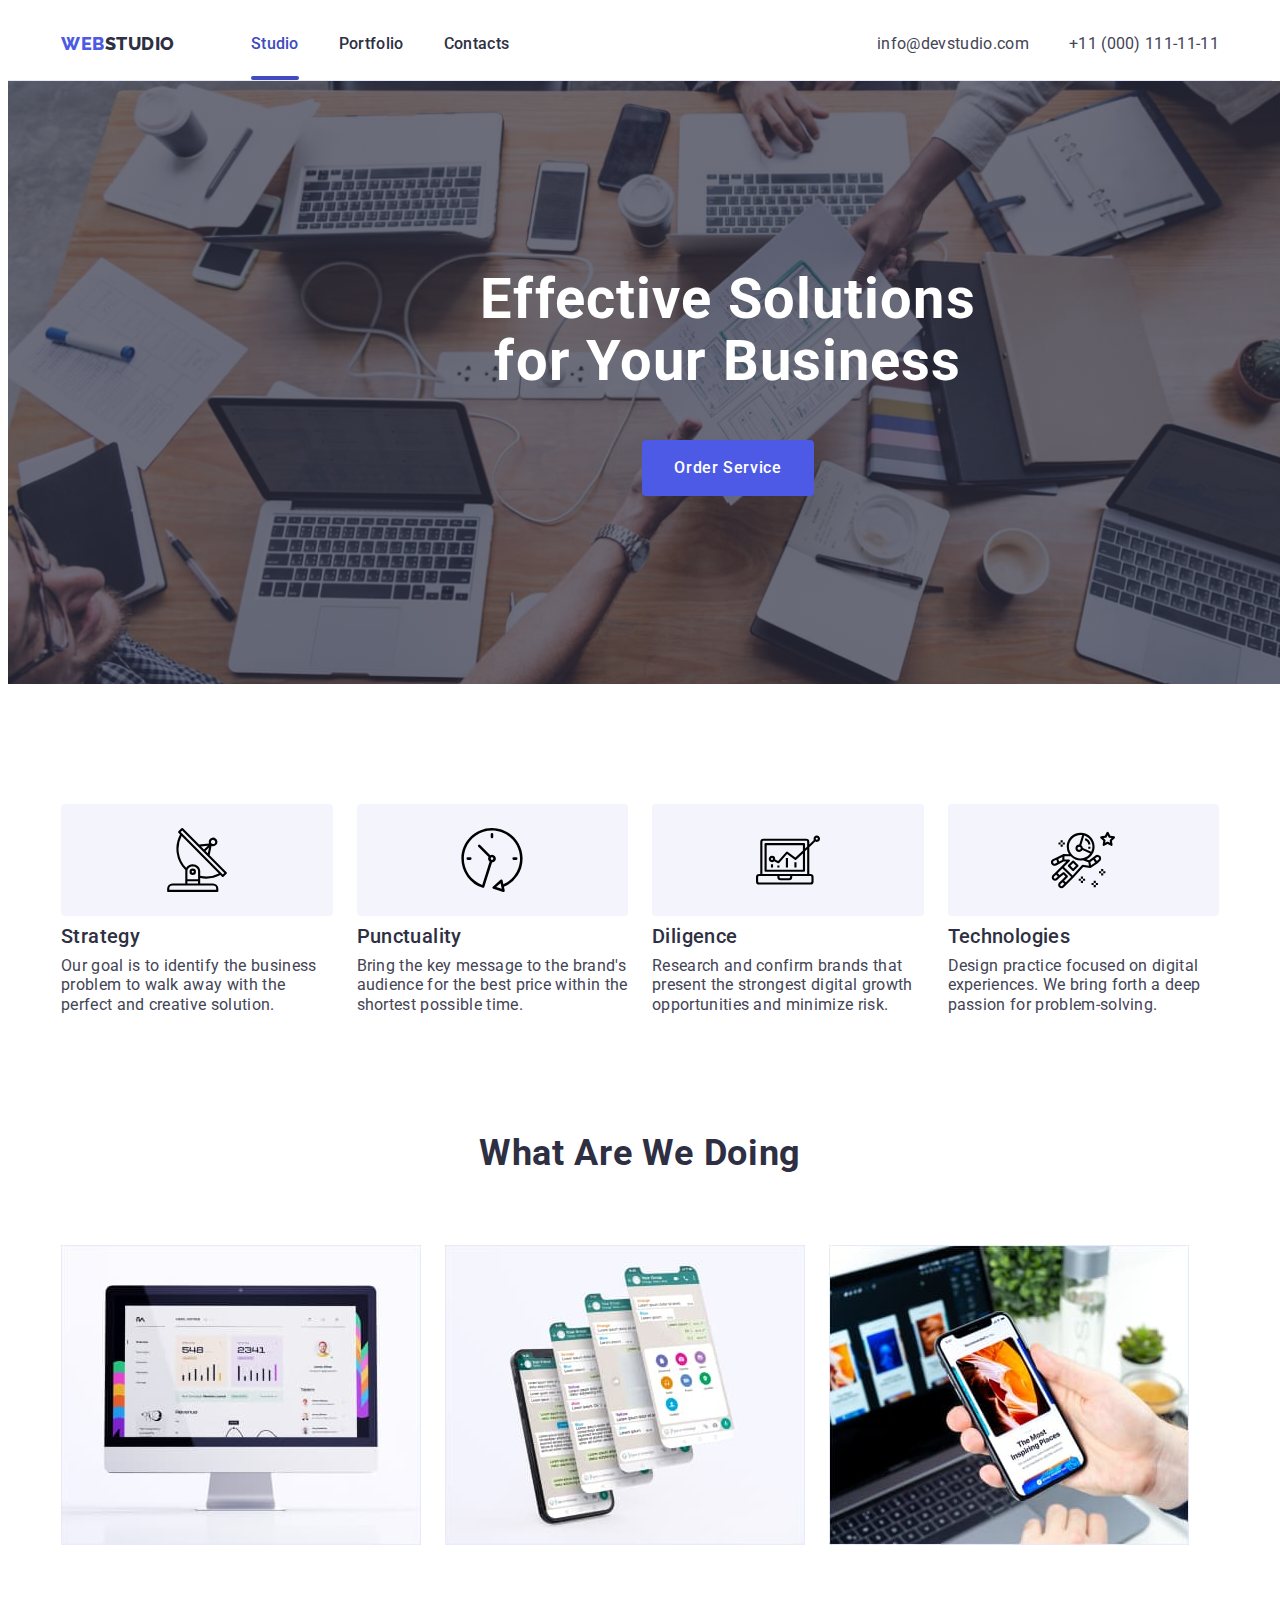
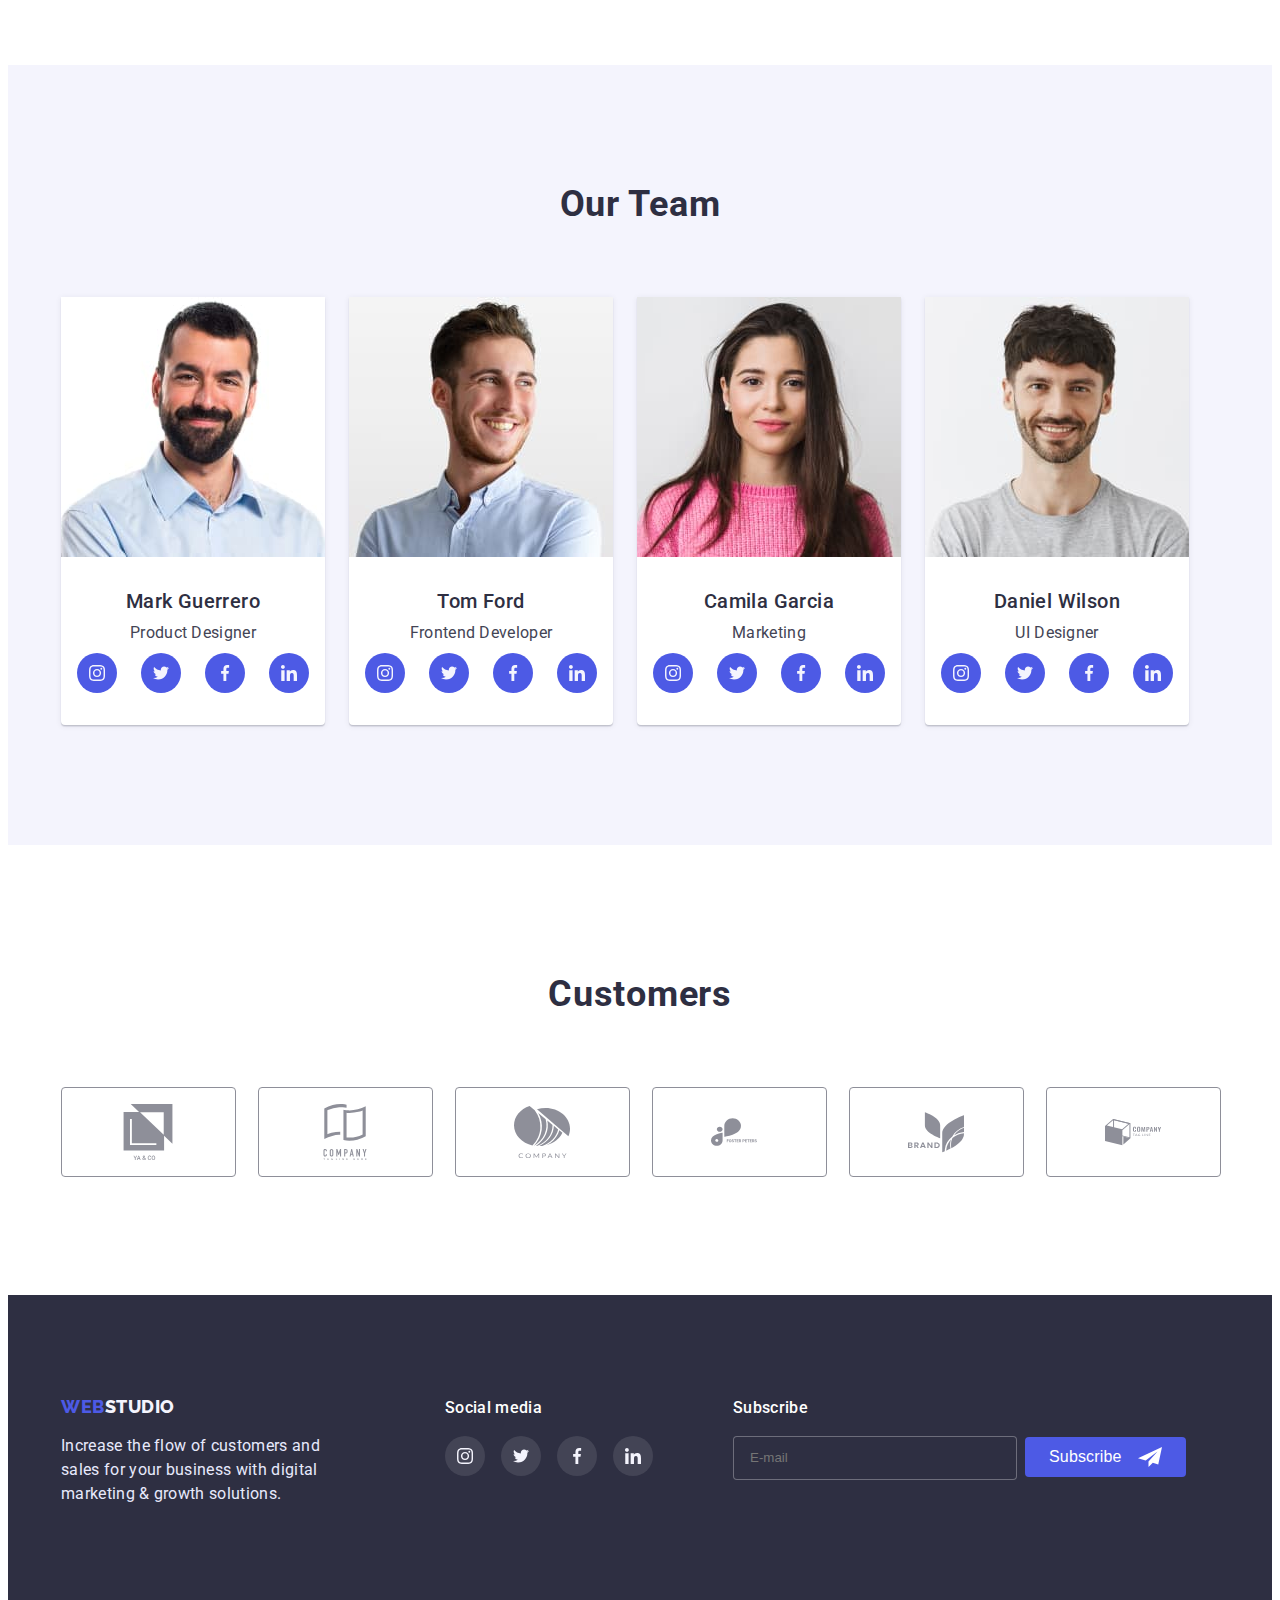
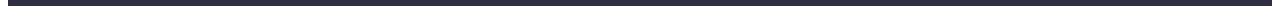
<file: index.html>
<!DOCTYPE html>
<html lang="en">
  <head>
    <meta charset="UTF-8" />
    <meta http-equiv="X-UA-Compatible" content="IE=edge" />
    <meta name="viewport" content="width=device-width, initial-scale=1.0" />
    <title>WebStudio</title>

    <link rel="preconnect" href="https://fonts.googleapis.com" />
    <link rel="preconnect" href="https://fonts.gstatic.com" crossorigin />
    <link
      href="https://fonts.googleapis.com/css2?family=Raleway:wght@800&family=Roboto:wght@400;500;700;900&display=swap"
      rel="stylesheet"
    />
    <link
      rel="stylesheet"
      href="https://cdnjs.cloudflare.com/ajax/libs/modern-normalize/1.1.0/modern-normalize.min.css"
      integrity="sha512-wpPYUAdjBVSE4KJnH1VR1HeZfpl1ub8YT/NKx4PuQ5NmX2tKuGu6U/JRp5y+Y8XG2tV+wKQpNHVUX03MfMFn9Q=="
      crossorigin="anonymous"
      referrerpolicy="no-referrer"
    />
    <link rel="stylesheet" href="./css/styles.css" />
  </head>

  <body>
    <!-- Head -->

    <header class="page-header">
      <div class="container">
        <nav class="navigation">
          <a href="./index.html" class="logo">
            <span class="logo-name">Web</span>Studio</a
          >

          <ul class="site-nav">
            <li class="nav-list">
              <a href="./index.html" class="header-link current">Studio</a>
            </li>
            <li class="nav-list">
              <a href="./portfolio.html" class="header-link">Portfolio</a>
            </li>
            <li class="nav-list">
              <a href="" class="header-link">Contacts</a>
            </li>
          </ul>
        </nav>

        <!-- Info -->
        <address class="address">
          <ul class="auth-nav">
            <li class="nav-list">
              <a href="mailto:info@devstudio.com" class="link"
                >info@devstudio.com</a
              >
            </li>
            <li class="nav-list">
              <a href="tel:+110001111111" class="link">+11 (000) 111-11-11</a>
            </li>
          </ul>
        </address>
      </div>
    </header>

    <main>
      <!-- Hero -->

      <section class="hero">
        <div class="container">
          <h1 class="hero-title">
            Effective Solutions <br />
            for Your Business
          </h1>

          <button data-modal-open type="button" class="button-hero">
            Order Service
          </button>

          <!-- //можливо буде кнопка -->
        </div>
        <div class="backdrop is-hidden" data-modal>
          <div class="modal">
            <button
              type="button"
              class="button-modal"
              data-modal-close
            ></button>
            <h2 class="modal-name">
              Leave your contacts and we will call you back
            </h2>
            <form class="form">
              <label for="name" class="user-info">
                <span class="info-name">Name</span>
              </label>
              <div class="form-group" role="group">
                <input
                  type="text"
                  name="username"
                  id="name"
                  class="info-style"
                />
                <svg class="info-icon" width="18" height="24">
                  <use href="./images/icons.svg#icon-person"></use>
                </svg>
              </div>

              <label for="tel" class="user-info">
                <span class="info-name">Phone</span>
              </label>
              <div class="form-group" role="group">
                <input type="tel" name="telefone" id="tel" class="info-style" />
                <svg class="info-icon" width="18" height="24">
                  <use href="./images/icons.svg#icon-phone"></use>
                </svg>
              </div>

              <label for="mail" class="user-info">
                <span class="info-name">Email</span>
              </label>
              <div class="form-group" role="group">
                <input type="email" name="mail" id="mail" class="info-style" />
                <svg class="info-icon" width="18" height="24">
                  <use href="./images/icons.svg#icon-email"></use>
                </svg>
              </div>

              <div class="feedback-group" role="group">
                <label class="feedback" for="feedback">
                  <span class="info-name">Comment</span>
                </label>
                <textarea
                  name="feedback"
                  id="feedback"
                  placeholder="Text input"
                  class="feedback-info"
                ></textarea>
              </div>

              <div class="policy-group" role="group">
                <label class="policy">
                  <input
                    type="checkbox"
                    name="privacy"
                    value="privacy-policy"
                    class="checkbox"
                  />
                  <span class="checkbox-icon">
                    <svg class="check-v" width="16" height="16">
                      <use href="./images/icons.svg#icon-checkbox"></use>
                    </svg>
                  </span>
                  <span class="policy-text"
                    >I accept the terms and conditions of the
                    <a href="/" class="policy-link">Privacy Policy</a>
                  </span>
                </label>
              </div>
              <button type="submit" class="button-info">Send</button>
            </form>
          </div>
        </div>
      </section>

      <!-- Order -->

      <section class="section order-section">
        <div class="container">
          <h2 class="visually-hidden">Order</h2>
          <ul class="order-list">
            <li class="list">
              <div class="list-svg">
                <svg class="icon" width="64" height="64">
                  <use href="./images/icons.svg#icon-antenna-1"></use>
                </svg>
              </div>

              <h3 class="order-title">Strategy</h3>
              <p class="order-text">
                Our goal is to identify the business problem to walk away with
                the perfect and creative solution.
              </p>
            </li>

            <li class="list">
              <div class="list-svg">
                <svg class="icon" width="64" height="64">
                  <use href="./images/icons.svg#icon-clock-1"></use>
                </svg>
              </div>

              <h3 class="order-title clock">Punctuality</h3>
              <p class="order-text">
                Bring the key message to the brand's audience for the best price
                within the shortest possible time.
              </p>
            </li>

            <li class="list">
              <div class="list-svg">
                <svg class="icon" width="64" height="64">
                  <use href="./images/icons.svg#icon-diagram-1"></use>
                </svg>
              </div>

              <h3 class="order-title">Diligence</h3>
              <p class="order-text">
                Research and confirm brands that present the strongest digital
                growth opportunities and minimize risk.
              </p>
            </li>

            <li class="list">
              <div class="list-svg">
                <svg class="icon" width="64" height="64">
                  <use href="./images/icons.svg#icon-astronaut-1"></use>
                </svg>
              </div>

              <h3 class="order-title">Technologies</h3>
              <p class="order-text">
                Design practice focused on digital experiences. We bring forth a
                deep passion for problem-solving.
              </p>
            </li>
          </ul>
        </div>
      </section>

      <!-- What are we doing -->

      <section class="section">
        <div class="container">
          <h2 class="work">What are we doing</h2>
          <ul class="work-list">
            <li>
              <img src="./images/scr1.jpg" alt="Сomputer" width="360" />
            </li>
            <li>
              <img src="./images/scr2.jpg" alt="Telephones" width="360" />
            </li>
            <li>
              <img
                src="./images/scr3.jpg"
                alt="Telephone in hand"
                width="360"
              />
            </li>
          </ul>
        </div>
      </section>

      <!-- Our Team -->

      <section class="section section-team">
        <div class="container">
          <h2 class="team">Our Team</h2>
          <ul class="team-list">
            <li class="team-item">
              <img
                src="./images/mark-guerrero.jpg"
                alt="Mark Guerrero"
                width="264"
              />
              <div class="team-content">
                <h3 class="team-name">Mark Guerrero</h3>
                <p class="team-text">Product Designer</p>

                <ul class="social">
                  <li class="social-list">
                    <a class="social-link" href="/">
                      <svg class="social-icon" width="16" height="16">
                        <use href="./images/icons.svg#icon-insta"></use>
                      </svg>
                    </a>
                  </li>
                  <li class="social-list">
                    <a class="social-link" href="/"
                      ><svg class="social-icon" width="16" height="16">
                        <use
                          href="./images/icons.svg#icon-twitter-1"
                        ></use></svg
                    ></a>
                  </li>
                  <li class="social-list">
                    <a class="social-link" href="/"
                      ><svg class="social-icon" width="16" height="16">
                        <use
                          href="./images/icons.svg#icon-facebook-1"
                        ></use></svg
                    ></a>
                  </li>
                  <li class="social-list">
                    <a class="social-link" href="/"
                      ><svg class="social-icon" width="16" height="16">
                        <use
                          href="./images/icons.svg#icon-linkedin-1"
                        ></use></svg
                    ></a>
                  </li>
                </ul>
              </div>
            </li>
            <li class="team-item">
              <img src="./images/tom-ford.jpg" alt="Tom Ford" width="264" />
              <div class="team-content">
                <h3 class="team-name">Tom Ford</h3>
                <p class="team-text">Frontend Developer</p>

                <ul class="social">
                  <li class="social-list">
                    <a class="social-link" href="/">
                      <svg class="social-icon" width="16" height="16">
                        <use href="./images/icons.svg#icon-insta"></use>
                      </svg>
                    </a>
                  </li>
                  <li class="social-list">
                    <a class="social-link" href="/"
                      ><svg class="social-icon" width="16" height="16">
                        <use
                          href="./images/icons.svg#icon-twitter-1"
                        ></use></svg
                    ></a>
                  </li>
                  <li class="social-list">
                    <a class="social-link" href="/"
                      ><svg class="social-icon" width="16" height="16">
                        <use
                          href="./images/icons.svg#icon-facebook-1"
                        ></use></svg
                    ></a>
                  </li>
                  <li class="social-list">
                    <a class="social-link" href="/"
                      ><svg class="social-icon" width="16" height="16">
                        <use
                          href="./images/icons.svg#icon-linkedin-1"
                        ></use></svg
                    ></a>
                  </li>
                </ul>
              </div>
            </li>
            <li class="team-item">
              <img
                src="./images/camila-garcia.jpg"
                alt="Camila Garcia"
                width="264"
              />
              <div class="team-content">
                <h3 class="team-name">Camila Garcia</h3>
                <p class="team-text">Marketing</p>
                <ul class="social">
                  <li class="social-list">
                    <a class="social-link" href="/">
                      <svg class="social-icon" width="16" height="16">
                        <use href="./images/icons.svg#icon-insta"></use>
                      </svg>
                    </a>
                  </li>
                  <li class="social-list">
                    <a class="social-link" href="/"
                      ><svg class="social-icon" width="16" height="16">
                        <use
                          href="./images/icons.svg#icon-twitter-1"
                        ></use></svg
                    ></a>
                  </li>
                  <li class="social-list">
                    <a class="social-link" href="/"
                      ><svg class="social-icon" width="16" height="16">
                        <use
                          href="./images/icons.svg#icon-facebook-1"
                        ></use></svg
                    ></a>
                  </li>
                  <li class="social-list">
                    <a class="social-link" href="/"
                      ><svg class="social-icon" width="16" height="16">
                        <use
                          href="./images/icons.svg#icon-linkedin-1"
                        ></use></svg
                    ></a>
                  </li>
                </ul>
              </div>
            </li>
            <li class="team-item">
              <img
                src="./images/daniel-wilson.jpg"
                alt="Daniel Wilson"
                width="264"
              />
              <div class="team-content">
                <h3 class="team-name">Daniel Wilson</h3>
                <p class="team-text">UI Designer</p>

                <ul class="social">
                  <li class="social-list">
                    <a class="social-link" href="/">
                      <svg class="social-icon" width="16" height="16">
                        <use href="./images/icons.svg#icon-insta"></use>
                      </svg>
                    </a>
                  </li>
                  <li class="social-list">
                    <a class="social-link" href="/"
                      ><svg class="social-icon" width="16" height="16">
                        <use
                          href="./images/icons.svg#icon-twitter-1"
                        ></use></svg
                    ></a>
                  </li>
                  <li class="social-list">
                    <a class="social-link" href="/"
                      ><svg class="social-icon" width="16" height="16">
                        <use
                          href="./images/icons.svg#icon-facebook-1"
                        ></use></svg
                    ></a>
                  </li>
                  <li class="social-list">
                    <a class="social-link" href="/"
                      ><svg class="social-icon" width="16" height="16">
                        <use
                          href="./images/icons.svg#icon-linkedin-1"
                        ></use></svg
                    ></a>
                  </li>
                </ul>
              </div>
            </li>
          </ul>
        </div>
      </section>

      <!-- customers -->
      <section class="section customers-content">
        <div class="container">
          <h2 class="customers">Customers</h2>
          <ul class="customers-list">
            <li class="customers-item">
              <a class="customers-link" href="/">
                <svg class="customers-icon" width="104" height="56">
                  <use href="./images/icons.svg#icon-client-1"></use>
                </svg>
              </a>
            </li>
            <li class="customers-item">
              <a class="customers-link" href="/">
                <svg class="customers-icon" width="104" height="56">
                  <use href="./images/icons.svg#icon-client-2"></use>
                </svg>
              </a>
            </li>
            <li class="customers-item">
              <a class="customers-link" href="/">
                <svg class="customers-icon" width="104" height="56">
                  <use href="./images/icons.svg#icon-client-3"></use>
                </svg>
              </a>
            </li>
            <li class="customers-item">
              <a class="customers-link" href="/">
                <svg class="customers-icon" width="104" height="56">
                  <use href="./images/icons.svg#icon-client-4"></use>
                </svg>
              </a>
            </li>
            <li class="customers-item">
              <a class="customers-link" href="/">
                <svg class="customers-icon" width="104" height="56">
                  <use href="./images/icons.svg#icon-client-5"></use>
                </svg>
              </a>
            </li>
            <li class="customers-item">
              <a class="customers-link" href="/">
                <svg class="customers-icon" width="104" height="56">
                  <use href="./images/icons.svg#icon-client-6"></use>
                </svg>
              </a>
            </li>
          </ul>
        </div>
      </section>
    </main>
    <!-- footer -->

    <footer class="footer">
      <div class="container">
        <div class="footer-item">
          <a href="./index.html" class="footer-logo"
            ><span class="logo-name">Web</span>Studio</a
          >
          <p class="footer-text">
            Increase the flow of customers and sales for your business with
            digital marketing & growth solutions.
          </p>
        </div>

        <div class="footer-social">
          <h2 class="footer-social-name">Social media</h2>
          <ul class="footer-social-nav">
            <li class="footer-social-list">
              <a class="footer-social-link" href="/">
                <svg class="footer-social-icon" width="16" height="16">
                  <use href="./images/icons.svg#icon-insta"></use>
                </svg>
              </a>
            </li>
            <li class="footer-social-list">
              <a class="footer-social-link" href="/"
                ><svg class="footer-social-icon" width="16" height="16">
                  <use href="./images/icons.svg#icon-twitter-1"></use></svg
              ></a>
            </li>
            <li class="footer-social-list">
              <a class="footer-social-link" href="/"
                ><svg class="footer-social-icon" width="16" height="16">
                  <use href="./images/icons.svg#icon-facebook-1"></use></svg
              ></a>
            </li>
            <li class="footer-social-list">
              <a class="footer-social-link" href="/"
                ><svg class="footer-social-icon" width="16" height="16">
                  <use href="./images/icons.svg#icon-linkedin-1"></use></svg
              ></a>
            </li>
          </ul>
        </div>

        <form>
          <div class="subscribe">
            <h2 class="footer-social-name">Subscribe</h2>
            <label class="footer-subscribe">
              <input type="email" class="footer-mail" placeholder="E-mail" />
            </label>

            <button type="submit" class="button-subscribe">
              Subscribe
              <svg class="sudscribe-icon" width="24" height="24">
                <use href="./images/icons.svg#icon-sudscribe"></use>
              </svg>
            </button>
          </div>
        </form>
      </div>
    </footer>
    <script src="./js/modal.js"></script>
  </body>
</html>
</file>
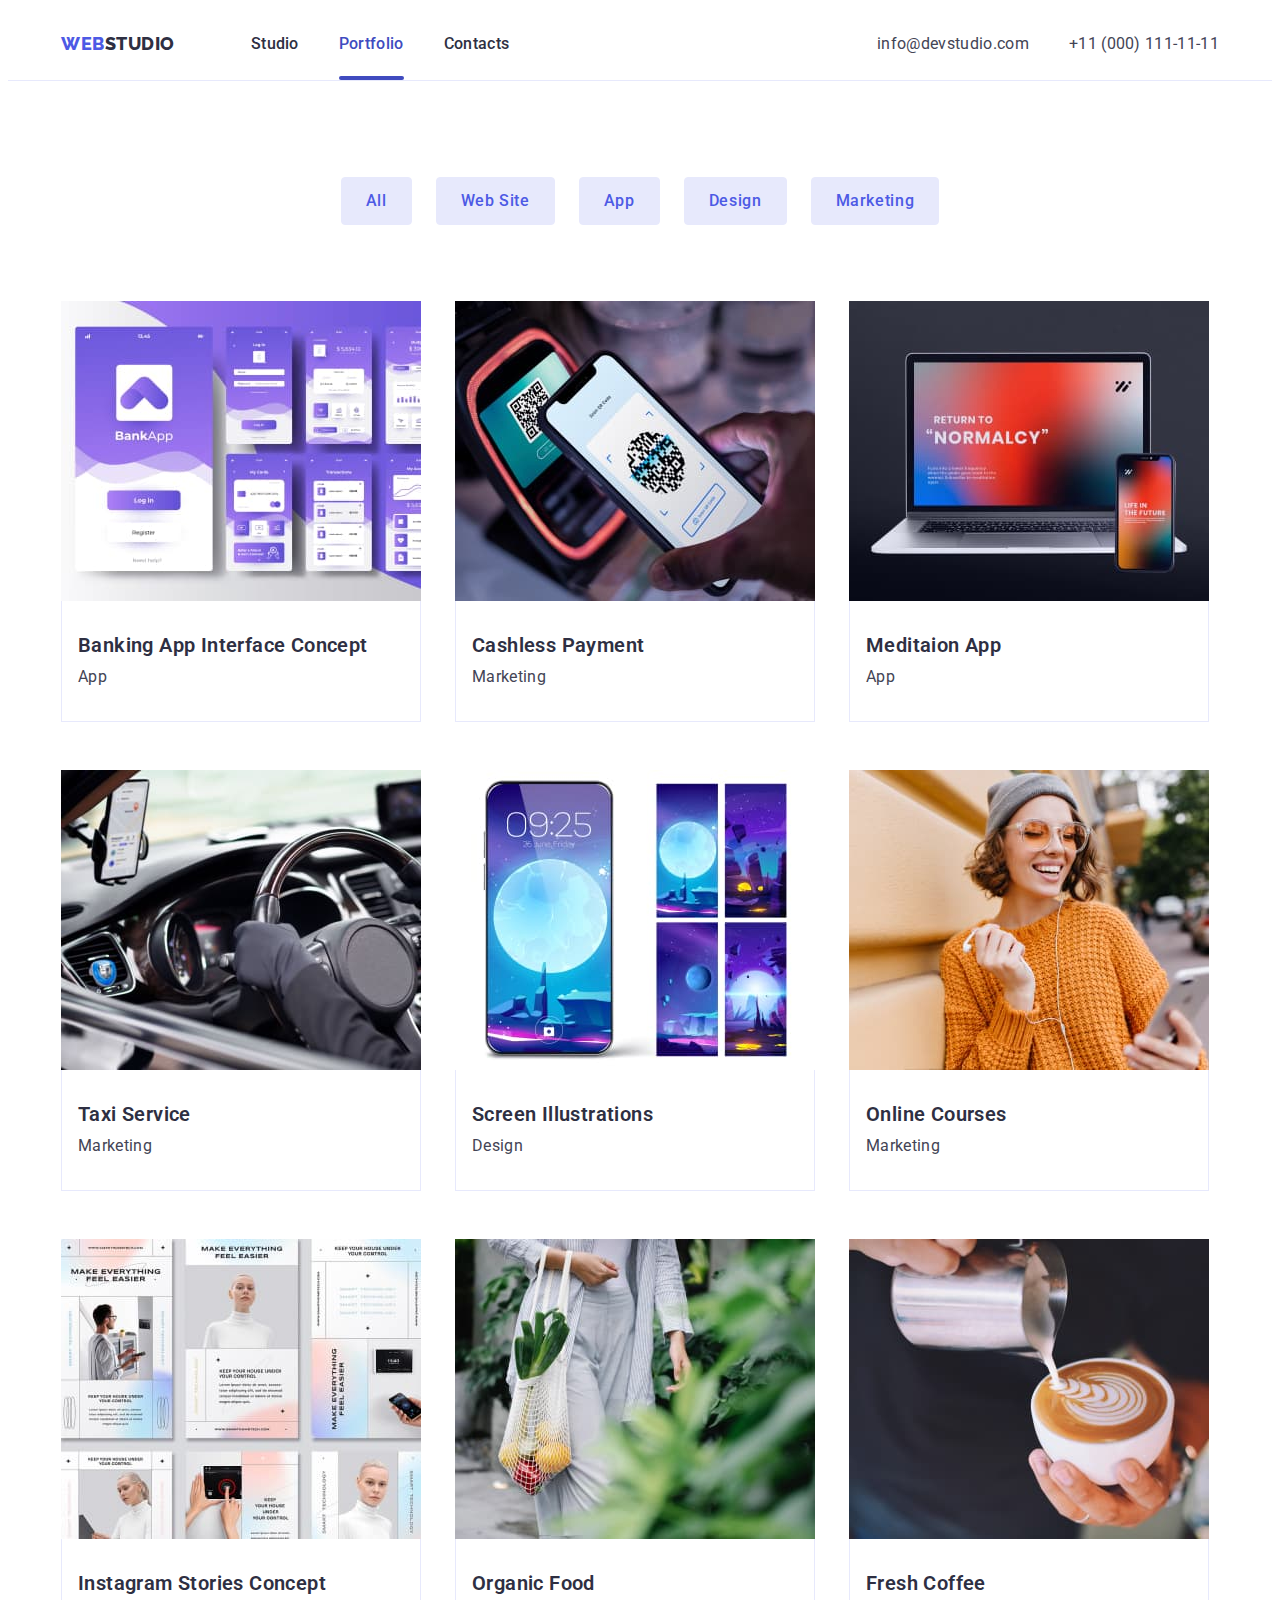
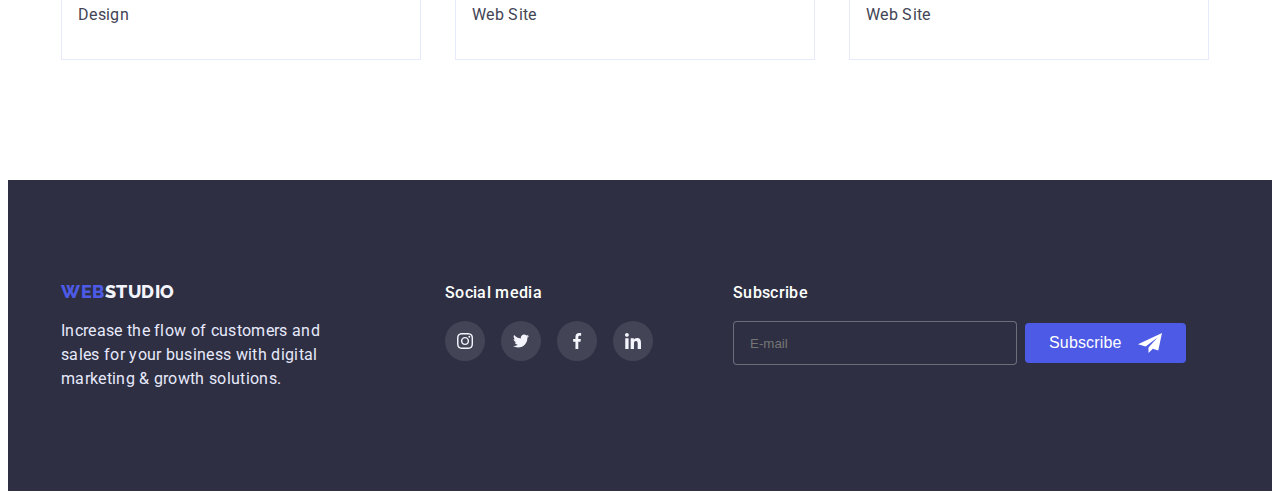
<file: portfolio.html>
<!DOCTYPE html>
<html lang="en">
  <head>
    <meta charset="UTF-8" />
    <meta http-equiv="X-UA-Compatible" content="IE=edge" />
    <meta name="viewport" content="width=device-width, initial-scale=1.0" />
    <title>WebStudio</title>

    <link rel="preconnect" href="https://fonts.googleapis.com" />
    <link rel="preconnect" href="https://fonts.gstatic.com" crossorigin />
    <link
      href="https://fonts.googleapis.com/css2?family=Raleway:wght@800&family=Roboto:wght@400;500;700;900&display=swap"
      rel="stylesheet"
    />
    <link
      rel="stylesheet"
      href="https://cdnjs.cloudflare.com/ajax/libs/modern-normalize/1.1.0/modern-normalize.min.css"
      integrity="sha512-wpPYUAdjBVSE4KJnH1VR1HeZfpl1ub8YT/NKx4PuQ5NmX2tKuGu6U/JRp5y+Y8XG2tV+wKQpNHVUX03MfMFn9Q=="
      crossorigin="anonymous"
      referrerpolicy="no-referrer"
    />
    <link rel="stylesheet" href="./css/styles.css" />
  </head>
  <body>
    <!-- Head -->

    <header class="page-header">
      <div class="container">
        <nav class="navigation">
          <a href="./index.html" class="logo">
            <span class="logo-name">Web</span>Studio</a
          >

          <ul class="site-nav">
            <li class="nav-list">
              <a href="./index.html" class="header-link">Studio</a>
            </li>
            <li class="nav-list">
              <a href="./portfolio.html" class="header-link current"
                >Portfolio</a
              >
            </li>
            <li class="nav-list">
              <a href="" class="header-link">Contacts</a>
            </li>
          </ul>
        </nav>

        <!-- Info -->
        <address class="address">
          <ul class="auth-nav">
            <li class="nav-list">
              <a href="mailto:info@devstudio.com" class="link"
                >info@devstudio.com</a
              >
            </li>
            <li class="nav-list">
              <a href="tel:+110001111111" class="link">+11 (000) 111-11-11</a>
            </li>
          </ul>
        </address>
      </div>
    </header>
    <!-- Portfolio -->
    <main>
      <section class="portfolio">
        <div class="container">
          <h1 class="visually-hidden">Button nav</h1>
          <ul class="portfolio-nav">
            <li><button type="button" class="button">All</button></li>
            <li><button type="button" class="button">Web Site</button></li>
            <li><button type="button" class="button">App</button></li>
            <li><button type="button" class="button">Design</button></li>
            <li><button type="button" class="button">Marketing</button></li>
          </ul>

          <ul class="portfolio-list">
            <li class="portfolio-item">
              <a href="/" class="link">
                <div class="link-card">
                  <img
                    class="img-text"
                    src="./images/portfo-1.jpg"
                    alt="Sample application"
                    width="360"
                  />
                  <p class="link-card-text">
                    14 Stylish and User-Friendly App Design Concepts · Task
                    Manager App · Calorie Tracker App · Exotic Fruit Ecommerce
                    App · Cloud Storage App
                  </p>
                </div>
                <div class="portfolio-content">
                  <h2 class="portfolio-title">Banking App Interface Concept</h2>
                  <p class="portfolio-text">App</p>
                </div>
              </a>
            </li>

            <li class="portfolio-item">
              <a href="/" class="link">
                <div class="link-card">
                  <img
                    src="./images/portfo-2.jpg"
                    alt="Phone with qr code"
                    width="360"
                  />
                  <p class="link-card-text">
                    14 Stylish and User-Friendly App Design Concepts · Task
                    Manager App · Calorie Tracker App · Exotic Fruit Ecommerce
                    App · Cloud Storage App
                  </p>
                </div>

                <div class="portfolio-content">
                  <h2 class="portfolio-title">Cashless Payment</h2>
                  <p class="portfolio-text">Marketing</p>
                </div>
              </a>
            </li>

            <li class="portfolio-item">
              <a href="/" class="link">
                <div class="link-card">
                  <img
                    src="./images/portfo-3.jpg"
                    alt="Laptop with phone"
                    width="360"
                  />
                  <p class="link-card-text">
                    14 Stylish and User-Friendly App Design Concepts · Task
                    Manager App · Calorie Tracker App · Exotic Fruit Ecommerce
                    App · Cloud Storage App
                  </p>
                </div>

                <div class="portfolio-content">
                  <h2 class="portfolio-title">Meditaion App</h2>
                  <p class="portfolio-text">App</p>
                </div>
              </a>
            </li>

            <li class="portfolio-item">
              <a href="/" class="link">
                <div class="link-card">
                  <img
                    src="./images/portfo-4.jpg"
                    alt="Car salon with phone and driver"
                    width="360"
                  />
                  <p class="link-card-text">
                    14 Stylish and User-Friendly App Design Concepts · Task
                    Manager App · Calorie Tracker App · Exotic Fruit Ecommerce
                    App · Cloud Storage App
                  </p>
                </div>

                <div class="portfolio-content">
                  <h2 class="portfolio-title">Taxi Service</h2>
                  <p class="portfolio-text">Marketing</p>
                </div>
              </a>
            </li>

            <li class="portfolio-item">
              <a href="/" class="link">
                <div class="link-card">
                  <img
                    src="./images/portfo-5.jpg"
                    alt="Phone theme design"
                    width="360"
                  />
                  <p class="link-card-text">
                    14 Stylish and User-Friendly App Design Concepts · Task
                    Manager App · Calorie Tracker App · Exotic Fruit Ecommerce
                    App · Cloud Storage App
                  </p>
                </div>

                <div class="portfolio-content">
                  <h2 class="portfolio-title">Screen Illustrations</h2>
                  <p class="portfolio-text">Design</p>
                </div>
              </a>
            </li>

            <li class="portfolio-item">
              <a href="/" class="link">
                <div class="link-card">
                  <img
                    src="./images/portfo-6.jpg"
                    alt="A girl with a phone and headphones"
                    width="360"
                  />
                  <p class="link-card-text">
                    14 Stylish and User-Friendly App Design Concepts · Task
                    Manager App · Calorie Tracker App · Exotic Fruit Ecommerce
                    App · Cloud Storage App
                  </p>
                </div>
                <div class="portfolio-content">
                  <h2 class="portfolio-title">Online Courses</h2>
                  <p class="portfolio-text">Marketing</p>
                </div>
              </a>
            </li>

            <li class="portfolio-item">
              <a href="/" class="link">
                <div class="link-card">
                  <img
                    src="./images/portfo-7.jpg"
                    alt="Layout design"
                    width="360"
                  />
                  <p class="link-card-text">
                    14 Stylish and User-Friendly App Design Concepts · Task
                    Manager App · Calorie Tracker App · Exotic Fruit Ecommerce
                    App · Cloud Storage App
                  </p>
                </div>

                <div class="portfolio-content">
                  <h2 class="portfolio-title">Instagram Stories Concept</h2>
                  <p class="portfolio-text">Design</p>
                </div>
              </a>
            </li>

            <li class="portfolio-item">
              <a href="/" class="link">
                <div class="link-card">
                  <img
                    src="./images/portfo-8.jpg"
                    alt="A girl with a bag of fruit"
                    width="360"
                  />
                  <p class="link-card-text">
                    14 Stylish and User-Friendly App Design Concepts · Task
                    Manager App · Calorie Tracker App · Exotic Fruit Ecommerce
                    App · Cloud Storage App
                  </p>
                </div>

                <div class="portfolio-content">
                  <h2 class="portfolio-title">Organic Food</h2>
                  <p class="portfolio-text">Web Site</p>
                </div>
              </a>
            </li>

            <li class="portfolio-item">
              <a href="/" class="link">
                <div class="link-card">
                  <img
                    src="./images/portfo-9.jpg"
                    alt="The barista makes coffee"
                    width="360"
                  />
                  <p class="link-card-text">
                    14 Stylish and User-Friendly App Design Concepts · Task
                    Manager App · Calorie Tracker App · Exotic Fruit Ecommerce
                    App · Cloud Storage App
                  </p>
                </div>

                <div class="portfolio-content">
                  <h2 class="portfolio-title">Fresh Coffee</h2>
                  <p class="portfolio-text">Web Site</p>
                </div>
              </a>
            </li>
          </ul>
        </div>
      </section>
    </main>

    <!-- footer -->
    <footer class="footer">
      <div class="container">
        <div class="footer-item">
          <a href="./index.html" class="footer-logo"
            ><span class="logo-name">Web</span>Studio</a
          >
          <p class="footer-text">
            Increase the flow of customers and sales for your business with
            digital marketing & growth solutions.
          </p>
        </div>

        <div class="footer-social">
          <h2 class="footer-social-name">Social media</h2>
          <ul class="footer-social-nav">
            <li class="footer-social-list">
              <a class="footer-social-link" href="/">
                <svg class="footer-social-icon" width="16" height="16">
                  <use href="./images/icons.svg#icon-insta"></use>
                </svg>
              </a>
            </li>
            <li class="footer-social-list">
              <a class="footer-social-link" href="/"
                ><svg class="footer-social-icon" width="16" height="16">
                  <use href="./images/icons.svg#icon-twitter-1"></use></svg
              ></a>
            </li>
            <li class="footer-social-list">
              <a class="footer-social-link" href="/"
                ><svg class="footer-social-icon" width="16" height="16">
                  <use href="./images/icons.svg#icon-facebook-1"></use></svg
              ></a>
            </li>
            <li class="footer-social-list">
              <a class="footer-social-link" href="/"
                ><svg class="footer-social-icon" width="16" height="16">
                  <use href="./images/icons.svg#icon-linkedin-1"></use></svg
              ></a>
            </li>
          </ul>
        </div>

        <form>
          <div class="subscribe">
            <h2 class="footer-social-name">Subscribe</h2>
            <label class="footer-subscribe">
              <input type="email" class="footer-mail" placeholder="E-mail" />
            </label>

            <button type="submit" class="button-subscribe">
              Subscribe
              <svg class="sudscribe-icon" width="24" height="24">
                <use href="./images/icons.svg#icon-sudscribe"></use>
              </svg>
            </button>
          </div>
        </form>
      </div>
    </footer>
  </body>
</html>
</file>
<file: css/styles.css>
/* text color #434455 
background-color #ffffff
h1-h6 color #2E2F42
button color #4D5AE5
 */

:root {
  --main-color: #ffffff;
  --color-page: #434455;
  --main-color-h: #2e2f42;
  --button-bg: #4d5ae5;
  --button-nav: #e7e9fc;
  --button-hover: #404bbf;
  --team-color: #2e2f42;
  --color-footer: #e7e9fc;
  --logo-footer: #f4f4fd;
  --modal-color: #fcfcfc;
  --padding-nav: 24px 0;
  --hover-time: 250ms cubic-bezier(0.4, 0, 0.2, 1);
}

body {
  background-color: var(--main-color);
  font-family: "Roboto", sans-serif;
  font-weight: 400;
  color: var(--main-color-h);
}
.container {
  width: 1158px;
  padding-left: 15px;
  padding-right: 15px;
  margin: 0 auto;
  /* outline: 1px solid teal; */
}
h1,
h2,
h3,
h4,
h5,
h6,
p {
  margin: 0;
}
ul {
  margin: 0;
  padding-left: 0;
}
img {
  display: block;
  max-width: 100%;
  height: auto;
}

/* ------------------------ header ------------------------ */

.page-header {
  border-bottom: 1px solid #e7e9fc;
}

.page-header > .container {
  display: flex;
}

.logo {
  font-family: "Raleway", sans-serif;
  font-weight: 800;
  font-size: 18px;
  line-height: 1.3;
  letter-spacing: 0.03em;
  text-decoration: none;
  color: var(--main-color-h);
  text-transform: uppercase;

  padding-top: 24px;
  padding-bottom: 24px;
  margin-right: 76px;
}

.logo-name {
  color: var(--button-bg);
}

.navigation {
  display: flex;
}

.site-nav {
  /* outline: 1px solid tomato; */
  display: flex;
  gap: 40px;
}

.header-link {
  display: block;
  font-weight: 500;
  font-size: 16px;
  line-height: 1.5;
  letter-spacing: 0.02em;
  color: var(--main-color-h);
  text-decoration: none;
  padding: var(--padding-nav);

  transition: color var(--hover-time);
}

.nav-list {
  position: relative;
}

.current::after {
  content: "";

  position: absolute;
  left: 0;
  bottom: 0;

  display: inline-block;
  width: 100%;
  height: 4px;
  border-radius: 2px;
  background-color: var(--button-hover);
}

.current {
  color: var(--button-hover);
}

.address {
  margin-left: auto;
}

.auth-nav {
  display: flex;
  gap: 40px;
  padding: var(--padding-nav);
}

.auth-nav a {
  font-size: 16px;
  line-height: 1.5;
  letter-spacing: 0.02em;
  text-decoration: none;
  color: var(--color-page);

  font-style: normal;
  padding: var(--padding-nav);

  transition: color var(--hover-time);
}
.header-link:hover,
.header-link:focus,
.link:hover,
.link:hover {
  color: var(--button-hover);
}

.page-header .site-nav,
.page-header .auth-nav {
  list-style-type: none;
}

/* ------------------------ hero ------------------------ */
.hero {
  width: 1440px;
  margin: 0 auto;

  background-image: linear-gradient(
      to right,
      rgba(46, 47, 66, 0.7),
      rgba(46, 47, 66, 0.7)
    ),
    url(../images/hero-image.jpg);

  background-repeat: no-repeat;
  background-position: center;
  background-size: cover;

  background-color: var(--main-color-h);
  padding-top: 188px;
  padding-bottom: 188px;
}
.hero-title {
  font-size: 56px;
  line-height: 1.1;
  text-align: center;
  letter-spacing: 0.02em;
  color: var(--main-color);

  margin-bottom: 48px;
}
.button-hero {
  font-family: "Roboto";
  font-weight: 500;
  background: var(--button-bg);
  font-size: 16px;
  line-height: 1.5;
  letter-spacing: 0.04em;
  color: var(--main-color);
  cursor: pointer;

  display: flex;
  flex-direction: row;
  align-items: flex-start;
  padding: 16px 32px;
  gap: 10px;

  border-radius: 4px;
  border: none;

  margin: 0 auto;

  transition: background var(--hover-time), color var(--hover-time);
}

.button {
  font-family: "Roboto";
  font-weight: 500;
  background: var(--button-nav);
  font-size: 16px;
  line-height: 1.5;
  letter-spacing: 0.04em;
  color: var(--button-bg);
  cursor: pointer;

  display: flex;
  flex-direction: row;
  justify-content: center;
  align-items: center;
  padding: 12px 24px;

  min-width: 100%;
  height: 48px;

  border: 1px solid #e7e9fc;
  border-radius: 4px;

  transition: background var(--hover-time), color var(--hover-time),
    border-color var(--hover-time), box-shadow var(--hover-time);
}

.hero button:hover,
.hero button:focus {
  background: var(--button-hover);
  color: var(--main-color);
}

.portfolio-nav button:hover,
.portfolio-nav button:focus {
  background: var(--button-hover);
  color: var(--main-color);
  box-shadow: 0px 3px 1px rgba(0, 0, 0, 0.1), 0px 2px 1px rgba(0, 0, 0, 0.08),
    0px 2px 2px rgba(0, 0, 0, 0.12);
  border-radius: 4px;
  border-color: var(--button-hover);
}

/* ------------------------ order ------------------------ */
.order-list,
.work-list,
.team-list,
.portfolio-nav,
.portfolio-list {
  list-style-type: none;
}
.link {
  text-decoration: none;
}

.visually-hidden {
  position: absolute;
  white-space: nowrap;
  width: 1px;
  height: 1px;
  overflow: hidden;
  border: 0;
  padding: 0;
  clip: rect(0 0 0 0);
  clip-path: inset(50%);
  margin: -1px;
}

.section {
  padding-top: 120px;
  padding-bottom: 120px;
}

.order-section {
  padding-bottom: 0;
}

.order-list {
  display: flex;
}

.order-list > li {
  flex-basis: calc((100% - 24px * 3) / 4);
}

.list:not(:last-child) {
  margin-right: 24px;
}

.list-svg {
  height: 112px;
  background-color: var(--logo-footer);
  border-radius: 4px;
  margin-bottom: 8px;
  display: flex;
  align-items: center;
  justify-content: center;
}

.order-title {
  font-weight: 500;
  font-size: 20px;
  line-height: 1.2;
  letter-spacing: 0.02em;
  color: var(--main-color-h);
  margin-bottom: 8px;
}

.order-text {
  font-size: 16px;
  line-height: 1.2;
  letter-spacing: 0.02em;
  color: var(--color-page);
}

/* ------------------------ What are we doing ------------------------ */

.work-list {
  display: flex;
  gap: 24px;
}

.backdrop {
  position: fixed;
  top: 0;
  left: 0;
  width: 100%;
  height: 100%;

  background: rgba(46, 47, 66, 0.4);
  opacity: 1;
  scale: 1;
  transition: scale var(--hover-time), visibility var(--hover-time),
    opacity var(--hover-time);
}

.is-hidden {
  visibility: hidden;
  opacity: 0;
  scale: 0;
  pointer-events: none;
}

.modal {
  position: absolute;
  top: 50%;
  left: 50%;

  transform: translate(-50%, -50%);

  width: 408px;
  min-height: 576px;
  background: var(--modal-color);
  box-shadow: 0px 1px 1px rgba(0, 0, 0, 0.14), 0px 1px 3px rgba(0, 0, 0, 0.12),
    0px 2px 1px rgba(0, 0, 0, 0.2);
  border-radius: 4px;

  padding: 72px 24px 24px 24px;
}

.button-modal {
  position: absolute;
  top: 24px;
  right: 24px;

  width: 24px;
  height: 24px;
  border-radius: 50%;

  border: 1px solid rgba(0, 0, 0, 0.1);

  background: url(../images/close.svg);

  background-repeat: no-repeat;
  background-position: center;
  cursor: pointer;
  transition: background var(--hover-time), color var(--hover-time);
}

.button-modal {
  background-color: #e7e9fc;
}

.hero .button-modal:hover,
.hero .button-modal:focus {
  background: url(../images/close-2.svg);
  background-repeat: no-repeat;
  background-position: center;

  background-color: #404bbf;
}

.form {
  /* display: flex;
  justify-content: center;
  flex-direction: column;

  margin: auto;
  padding-left: 12px;
  padding-right: 36px; */
}

.form-group,
.feedback-group {
  display: flex;
  justify-content: center;
  flex-direction: column;
  position: relative;

  margin-bottom: 8px;
}

.user-info {
  display: block;
  margin-bottom: 4px;
}

.modal-name {
  font-weight: 500;
  font-size: 16px;
  line-height: calc(24 / 16);
  text-align: center;
  letter-spacing: 0.02em;
  color: var(--team-color);

  margin-bottom: 10px;
}

.info-style {
  width: 360px;
  height: 40px;
  border: 1px solid rgba(33, 33, 33, 0.2);
  border-radius: 4px;
  background: var(--modal-color);
  padding-left: 38px;

  transition: border-color var(--hover-time);
}

.info-icon {
  position: absolute;
  top: 50%;
  left: 16px;
  transform: translateY(-50%);
  fill: var(--main-color-h);

  transition: fill var(--hover-time);
}

.info-style:focus,
.feedback-info:focus,
.footer-mail:focus {
  border: 1px solid var(--button-bg);
  outline: transparent;
}

.info-style:focus ~ .info-icon {
  fill: var(--button-bg);
}

.info-name {
  font-size: 12px;
  line-height: calc(16 / 12);
  letter-spacing: 0.04em;
  color: #8e8f99;
}

.feedback {
  margin-bottom: 4px;
}

.feedback-group {
  margin-bottom: 16px;
}

.feedback-info {
  width: 360px;
  height: 120px;
  border: 1px solid rgba(33, 33, 33, 0.2);
  border-radius: 4px;
  background: var(--modal-color);

  padding-top: 8px;
  padding-left: 16px;

  resize: none;

  transition: border-color var(--hover-time);
}

.feedback-info::placeholder {
  font-family: "Roboto";
  font-style: normal;
  font-weight: 400;
  font-size: 12px;
  line-height: calc(16 / 12);
  letter-spacing: 0.04em;
  color: rgba(117, 117, 117, 0.5);
}

.policy-group {
  margin-bottom: 24px;
}

.policy {
  display: flex;
  justify-content: center;
  gap: 8px;
}
.checkbox {
  appearance: none;
  position: absolute;
}

.checkbox-icon {
  display: flex;
  align-items: center;
  justify-content: center;
  width: 16px;
  height: 16px;
  border: 1.25px solid #2e2f42;
  border-radius: 2px;
  background-color: var(--modal-color);
  transition: border-color var(--hover-time), background-color var(--hover-time);
}

.checkbox:checked + .checkbox-icon {
  background-color: var(--button-hover);
  border-color: var(--button-hover);
}

.policy-text {
  font-family: "Roboto";
  font-style: normal;
  font-weight: 400;
  font-size: 12px;
  line-height: calc(16 / 12);
  letter-spacing: 0.04em;
  color: #757575;
}

.policy-link {
  font-family: "Roboto";
  font-style: normal;
  font-weight: 400;
  font-size: 12px;
  line-height: calc(16 / 12);
  letter-spacing: 0.04em;
}

.button-info {
  width: 169px;
  background: var(--button-bg);
  border-radius: 4px;
  border: none;
  box-shadow: 0px 4px 4px rgba(0, 0, 0, 0.15);

  font-weight: 500;
  font-size: 16px;
  line-height: calc(24 / 16);
  text-align: center;
  letter-spacing: 0.01em;
  color: var(--main-color);
  padding: 16px 32px;
  display: block;
  margin: 0 auto;
  cursor: pointer;

  transition: background var(--hover-time), color var(--hover-time);
}

/* ------------------------ Our Team ------------------------ */

.section-team {
  background-color: var(--logo-footer);
}

.work,
.team,
.customers {
  font-size: 36px;
  line-height: 1.1;
  letter-spacing: 0.02em;
  text-align: center;
  text-transform: capitalize;
  color: var(--main-color-h);
  margin-bottom: 72px;
}

.team-list {
  display: flex;
  gap: 24px;
}

.team-name {
  font-weight: 500;
  font-size: 20px;
  line-height: 1.2;
  letter-spacing: 0.02em;
  color: var(--team-color);
  margin-bottom: 8px;
}
.team-text {
  font-size: 16px;
  line-height: 1.5;
  letter-spacing: 0.02em;
  color: var(--color-page);
  margin-bottom: 8px;
}

.team-content {
  text-align: center;
  padding-top: 32px;
  padding-bottom: 32px;
}

.social {
  list-style: none;
  display: flex;
  justify-content: center;
  gap: 24px;
}

.social-list {
  width: 40px;
  height: 40px;
}

.social-link {
  width: 100%;
  height: 100%;

  background-color: var(--button-bg);
  border-radius: 50%;
  display: flex;
  align-items: center;
  justify-content: center;
  transition: background var(--hover-time);
}

a:focus {
  outline: transparent;
}

.social-link:is(:hover, :focus) {
  background-color: var(--button-hover);
}

.team-item {
  background-color: var(--main-color);
  border-radius: 0px 0px 4px 4px;
  box-shadow: 0px 1px 6px rgba(46, 47, 66, 0.08),
    0px 1px 1px rgba(46, 47, 66, 0.16), 0px 2px 1px rgba(46, 47, 66, 0.08);
}

/* ------------------------ customers ------------------------ */

.customers-content {
  padding-top: 130px;
}
.customers-list {
  list-style-type: none;
}

.customers-list {
  display: flex;
  gap: 24px;
}

.customers-item {
  /* width: 168px; */
  width: calc((100% - 24px * 5) / 6);
  height: 88px;
}
.customers-link {
  border: 1px solid #8e8f99;
  border-radius: 4px;
  width: 100%;
  height: 100%;
  display: flex;
  align-items: center;
  justify-content: center;
  color: #8e8f99;

  transition: color var(--hover-time), border-color var(--hover-time);
}

.customers-icon {
  fill: currentColor;
}

.customers-link:is(:hover, :focus) {
  border-color: var(--button-hover);
  color: var(--button-hover);
}

/* ------------------------ footer ------------------------ */

.footer {
  background-color: var(--main-color-h);
  padding-top: 100px;
  padding-bottom: 100px;
  display: flex;
}

.footer-logo {
  font-family: "Raleway", sans-serif;
  font-weight: 800;
  font-size: 18px;
  line-height: 1.3;
  letter-spacing: 0.03em;
  text-decoration: none;
  text-transform: uppercase;
  display: block;
}
.footer-logo {
  color: var(--logo-footer);

  margin-bottom: 16px;
}

.footer-text {
  font-size: 16px;
  line-height: 1.5;
  letter-spacing: 0.02em;
  color: var(--color-footer);

  width: 264px;
}

.footer > .container {
  display: flex;
  align-items: baseline;
  justify-content: start;
}

.footer-item {
  margin-right: 120px;
}

.footer-social {
  margin-right: 80px;
}

.footer-social-name {
  font-weight: 500;
  font-size: 16px;
  line-height: 1.5;
  letter-spacing: 0.02em;

  color: var(--main-color);
  margin-bottom: 16px;
}
.footer-social-nav {
  display: flex;
  gap: 16px;
  list-style: none;
}

.footer-social-nav > li {
  flex-basis: calc((100% - 16px * 3) / 4);
}

.footer-social-list {
  width: 40px;
  height: 40px;
}
.footer-social-link {
  width: 100%;
  height: 100%;

  background: rgba(255, 255, 255, 0.1);
  border-radius: 50%;
  display: flex;
  align-items: center;
  justify-content: center;

  transition: background var(--hover-time);
}

.footer-social-link:is(:hover, :focus) {
  background: #31d0aa;
}

.footer-subscribe {
  display: inline-block;
  width: 264px;
}

.footer-mail {
  width: 264px;
  height: 40px;

  background: var(--main-color-h);
  border: 1px solid rgba(255, 255, 255, 0.3);
  border-radius: 4px;
  color: var(--main-color);
  padding-left: 16px;
  margin: 0;

  transition: border-color var(--hover-time);
}

.button-subscribe {
  background: var(--button-bg);
  border-radius: 4px;
  border: none;

  font-weight: 500;
  font-size: 16px;
  line-height: calc(24 / 16);
  text-align: center;
  letter-spacing: 0.01em;
  color: var(--main-color);
  padding: 8px 64px 8px 24px;
  margin-left: 24px;
  cursor: pointer;

  transition: background var(--hover-time), color var(--hover-time);
}

.button-subscribe:hover,
.button-subscribe:focus {
  background-color: #404bbf;
}

.button-subscribe {
  position: relative;
}

.sudscribe-icon {
  position: absolute;
  right: 24px;
  fill: var(--main-color);
}

/* portfolio */

.portfolio {
  padding-top: 96px;
  padding-bottom: 120px;
}

.portfolio-nav {
  display: flex;
  gap: 24px;
  justify-content: center;

  margin-bottom: 76px;
}

.portfolio-list {
  display: flex;
  flex-wrap: wrap;

  column-gap: 24px;
  row-gap: 48px;
}

.portfolio-list > li {
  flex-basis: calc((100% - 24px * 2) / 3);
}

.portfolio-content {
  border-bottom: 1px solid #e7e9fc;
  border-left: 1px solid #e7e9fc;
  border-right: 1px solid #e7e9fc;

  padding: 32px 16px;
}

.portfolio-item > .link {
  display: inline-block;
}

.portfolio-item > .link:is(:hover, :focus) {
  box-shadow: 0px 1px 6px rgba(46, 47, 66, 0.08),
    0px 1px 1px rgba(46, 47, 66, 0.16), 0px 2px 1px rgba(46, 47, 66, 0.08);
}

.portfolio-title {
  font-weight: 600;
  font-size: 20px;
  line-height: 1.2;
  letter-spacing: 0.02em;
  color: var(--team-color);

  margin-bottom: 8px;
}

.portfolio-text {
  font-size: 16px;
  line-height: 1.5;
  letter-spacing: 0.02em;
  color: var(--color-page);
}

.link-card {
  position: relative;
  overflow: hidden;
}

.link-card-text {
  position: absolute;
  top: 0;
  left: 0;

  content: "";
  width: 100%;
  height: 100%;

  font-size: 16px;
  line-height: calc(24 / 16);
  letter-spacing: 0.02em;
  color: #f4f4fd;
  padding: 40px 32px 164px 32px;

  background: var(--button-bg);
  transform: translateY(100%);
  transition: transform var(--hover-time);
}

.portfolio-item:hover .link-card-text {
  transform: translateY(0);
}
</file>
